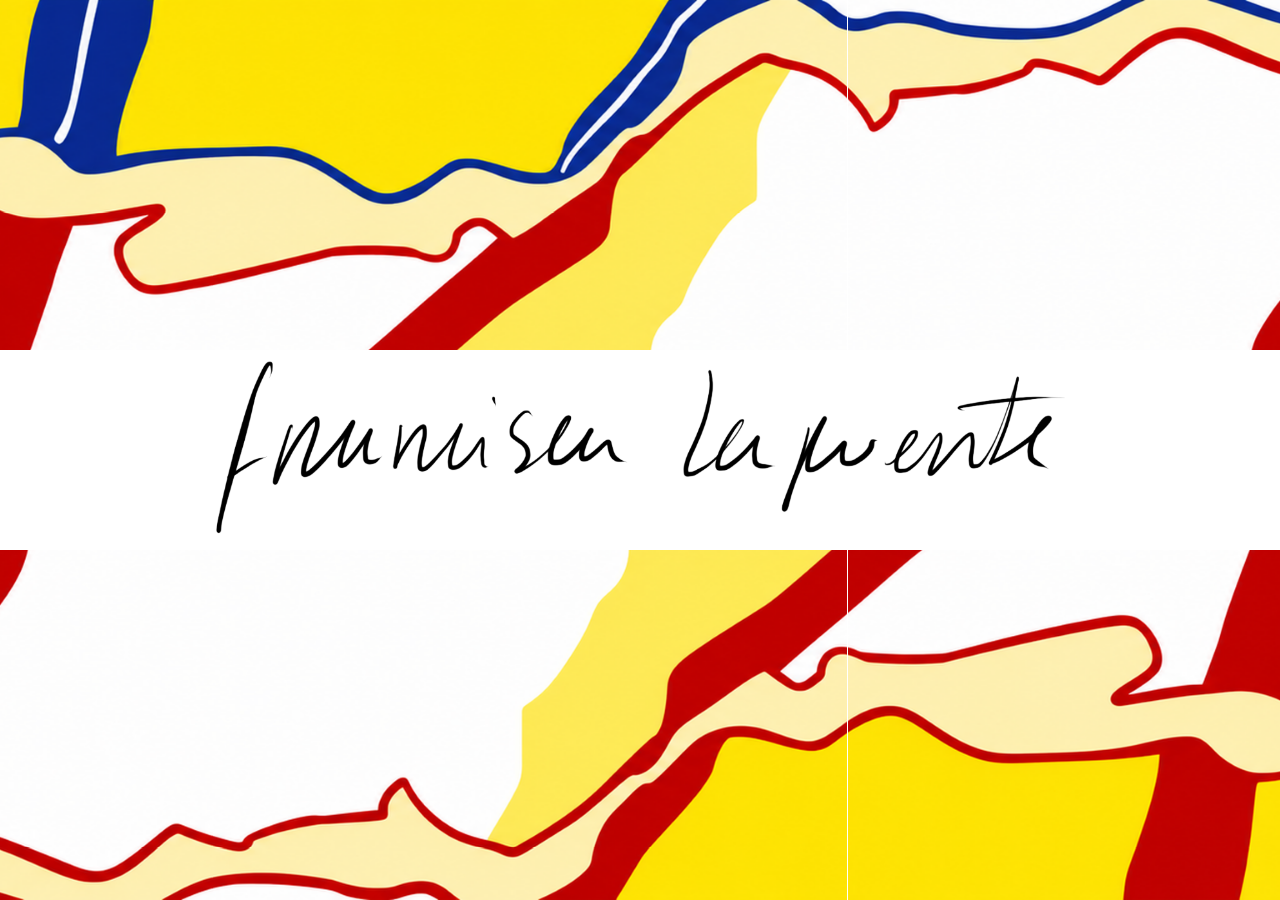
<file: index.html>
<!doctype html>
<html lang="pt-PT">
<head>
  <meta charset="utf-8">
  <meta name="viewport" content="width=device-width, initial-scale=1">
  <meta name="description" content="Enter the portfolio of Lisbon-based visual artist Francisca Lafuente.">
  <meta name="theme-color" content="#f6f5f3">
  <title>Francisca Lafuente — Enter Portfolio</title>
  <link rel="stylesheet" href="assets/css/styles.css?v=20260918-5">
</head>
<body class="entrance-page">
  <a class="entrance" href="home.html" aria-label="Enter Francisca Lafuente's portfolio">
    <span class="entrance__strip entrance__strip--top" aria-hidden="true">
      <img class="entrance__slide entrance__slide--current" src="assets/images/entrance-art.webp" alt="">
      <img class="entrance__slide entrance__slide--next" src="assets/images/entrance-art.webp" alt="">
    </span>
    <span class="entrance__strip entrance__strip--bottom" aria-hidden="true">
      <img class="entrance__slide entrance__slide--current" src="assets/images/entrance-art.webp" alt="">
      <img class="entrance__slide entrance__slide--next" src="assets/images/entrance-art.webp" alt="">
    </span>
    <span class="entrance__signature-band" aria-hidden="true"></span>
    <img class="entrance__signature" src="assets/images/signature-transparent.png" alt="Francisca Lafuente">
    <span class="sr-only">Enter portfolio</span>
  </a>
  <script src="assets/js/entrance.js?v=20260918-6"></script>
</body>
</html>
</file>
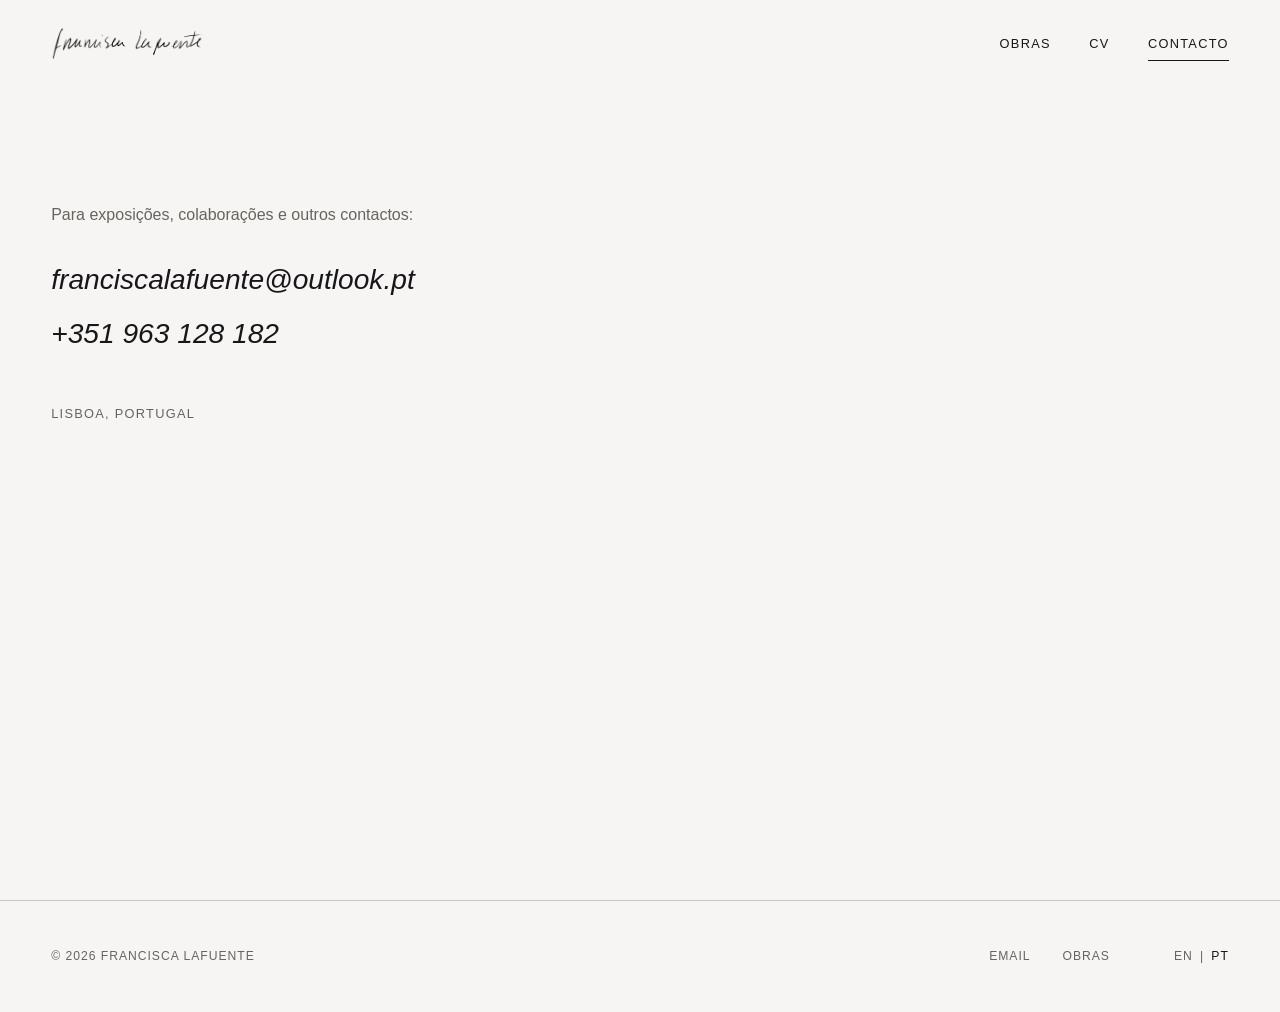
<file: contact.html>
<!doctype html>
<html lang="pt-PT">
<head>
  <meta charset="utf-8">
  <meta name="viewport" content="width=device-width, initial-scale=1">
  <meta name="description" content="Contact visual artist Francisca Lafuente.">
  <meta name="theme-color" content="#f6f5f3">
  <title>Contact — Francisca Lafuente</title>
  <link rel="stylesheet" href="assets/css/styles.css">
  <script src="assets/js/content.js" defer></script>
  <script src="assets/js/main.js" defer></script>
</head>
<body data-page="contact">
  <a class="skip-link" href="#main-content">Skip to content</a>
  <div data-site-header></div>
  <main id="main-content" data-contact></main>
  <div data-site-footer></div>
</body>
</html>
</file>
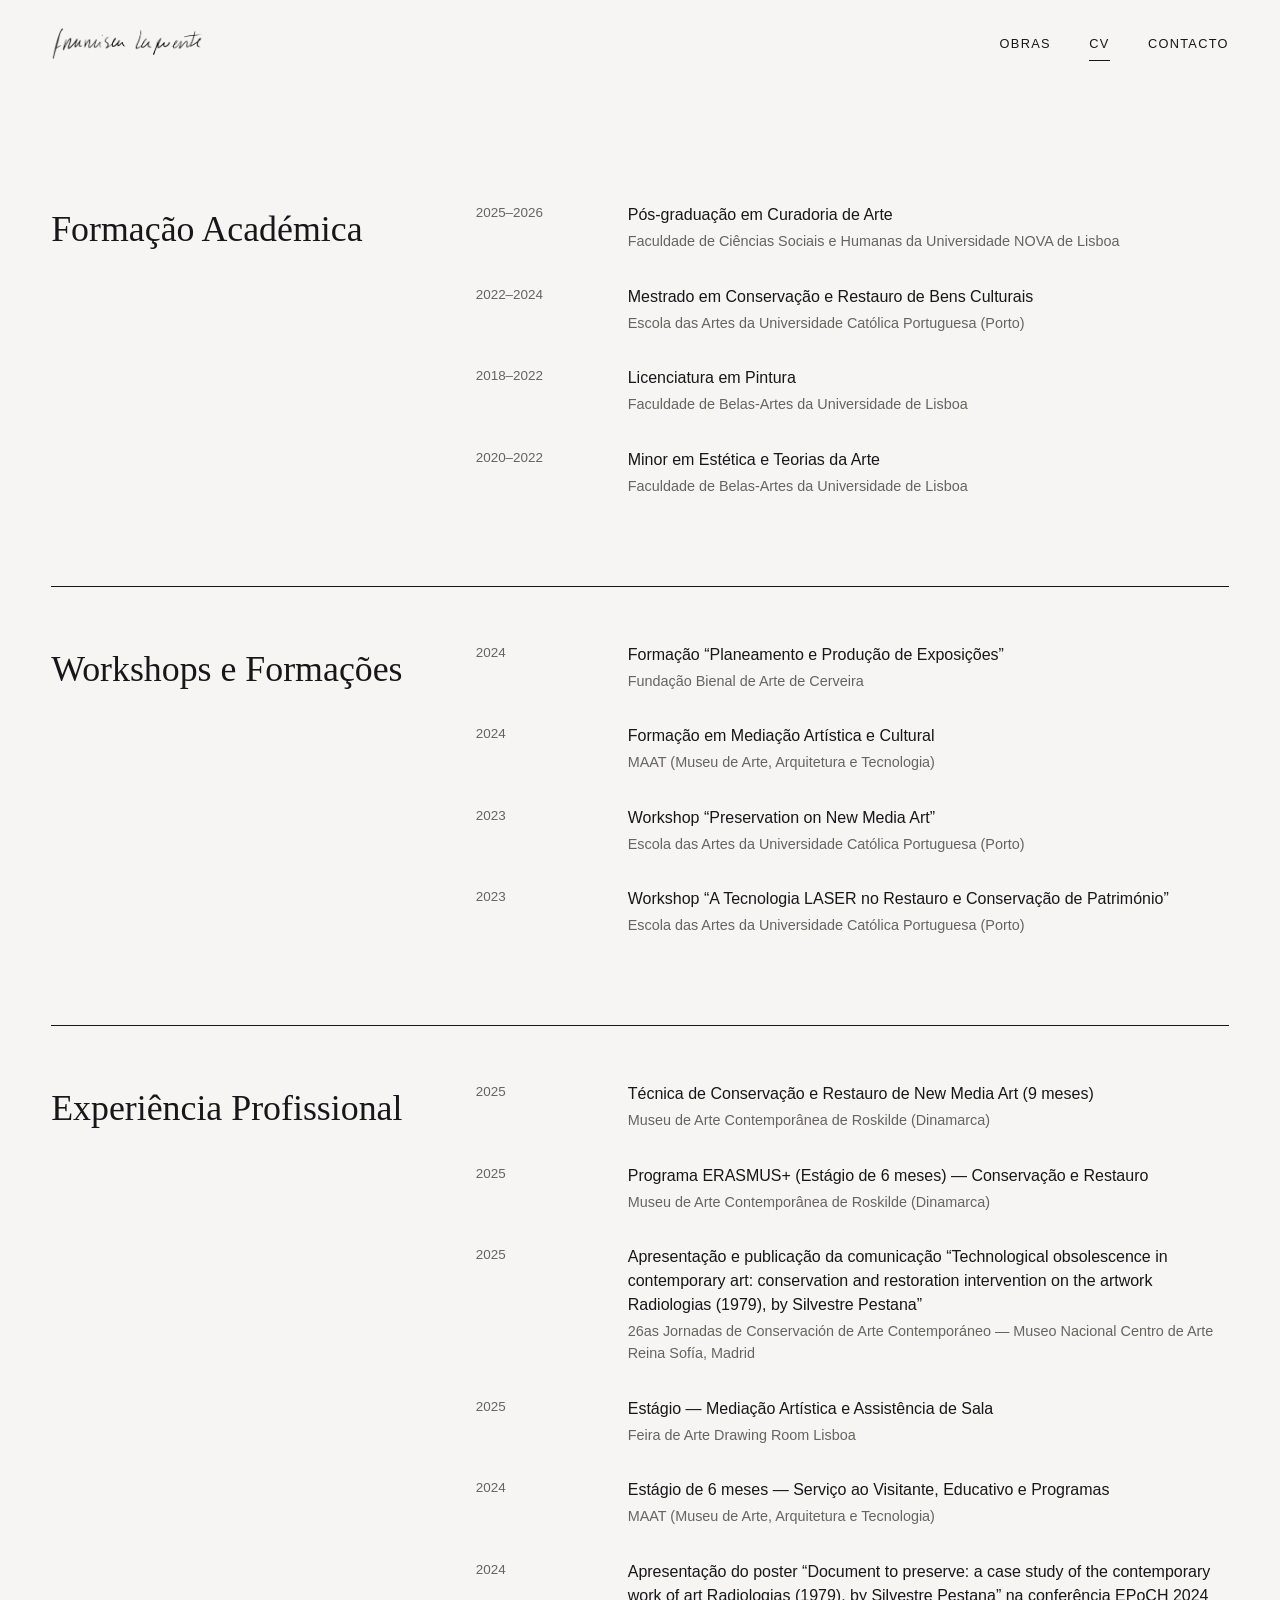
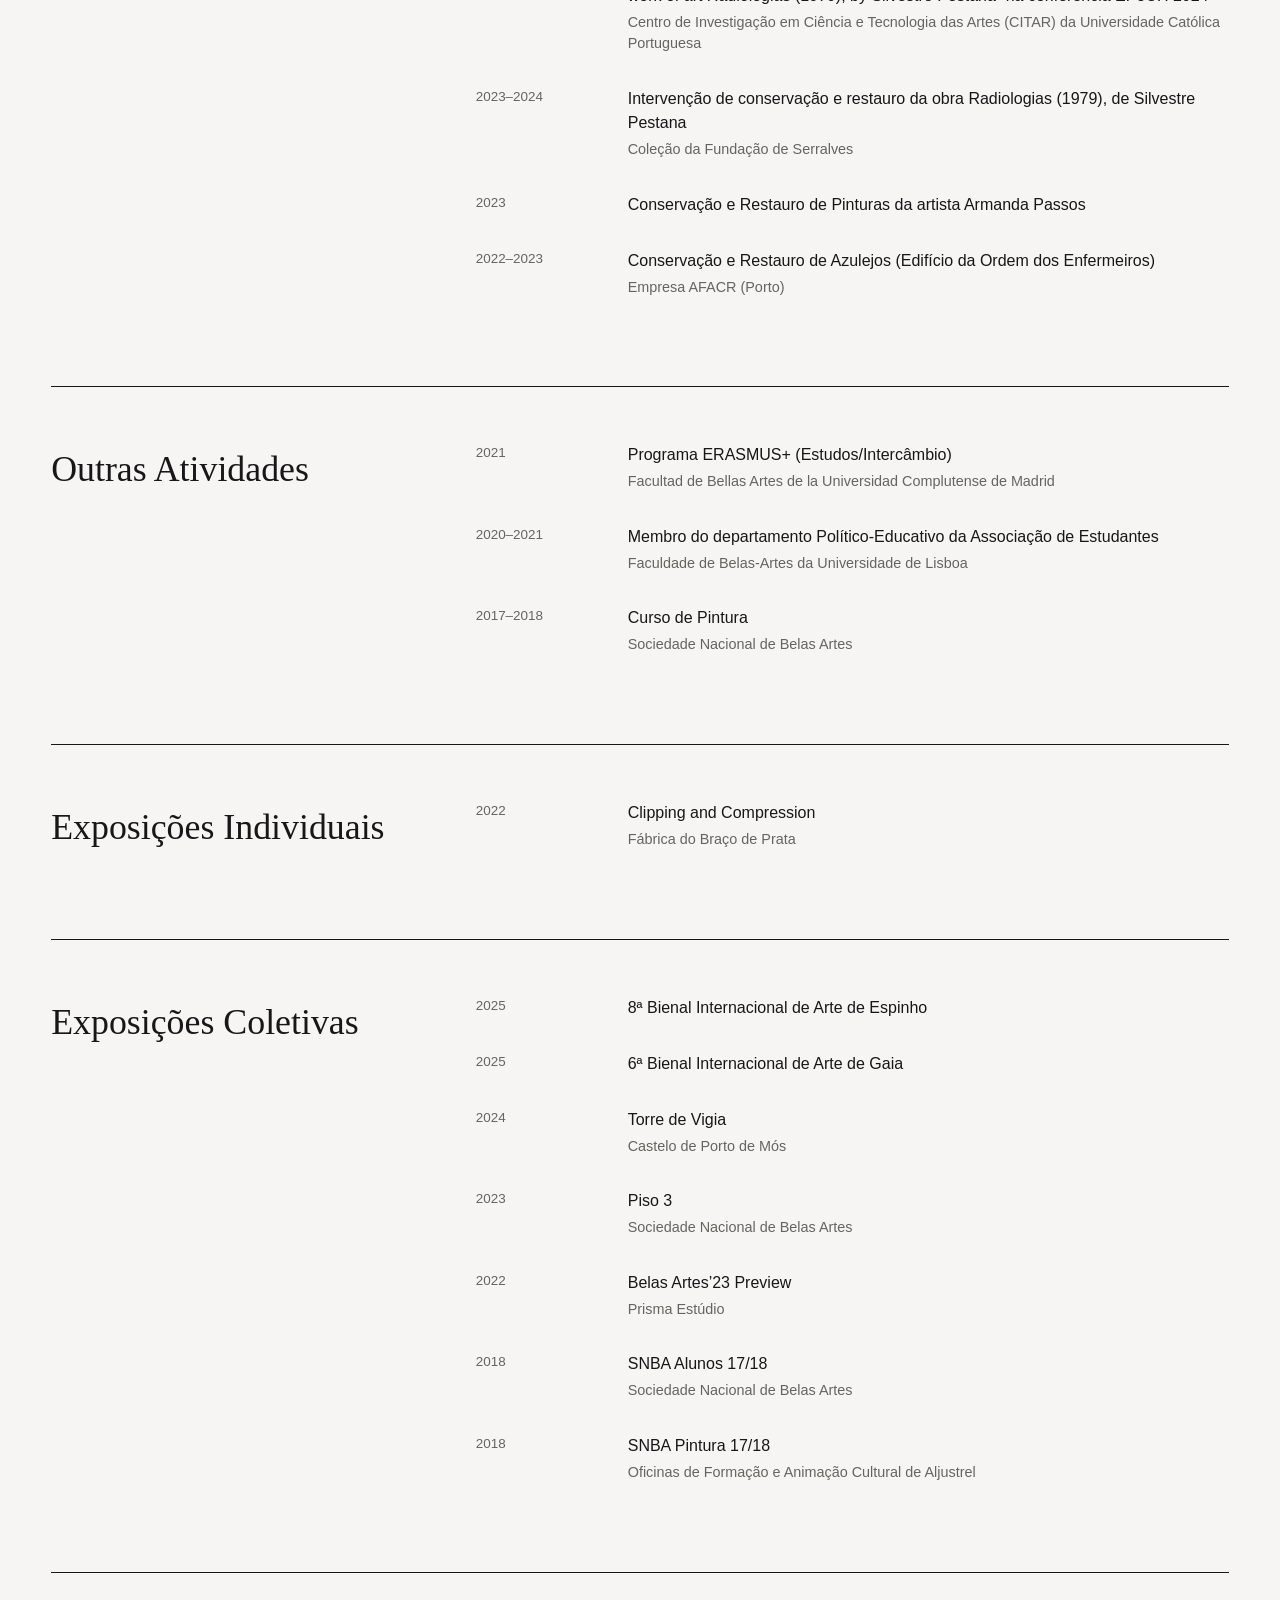
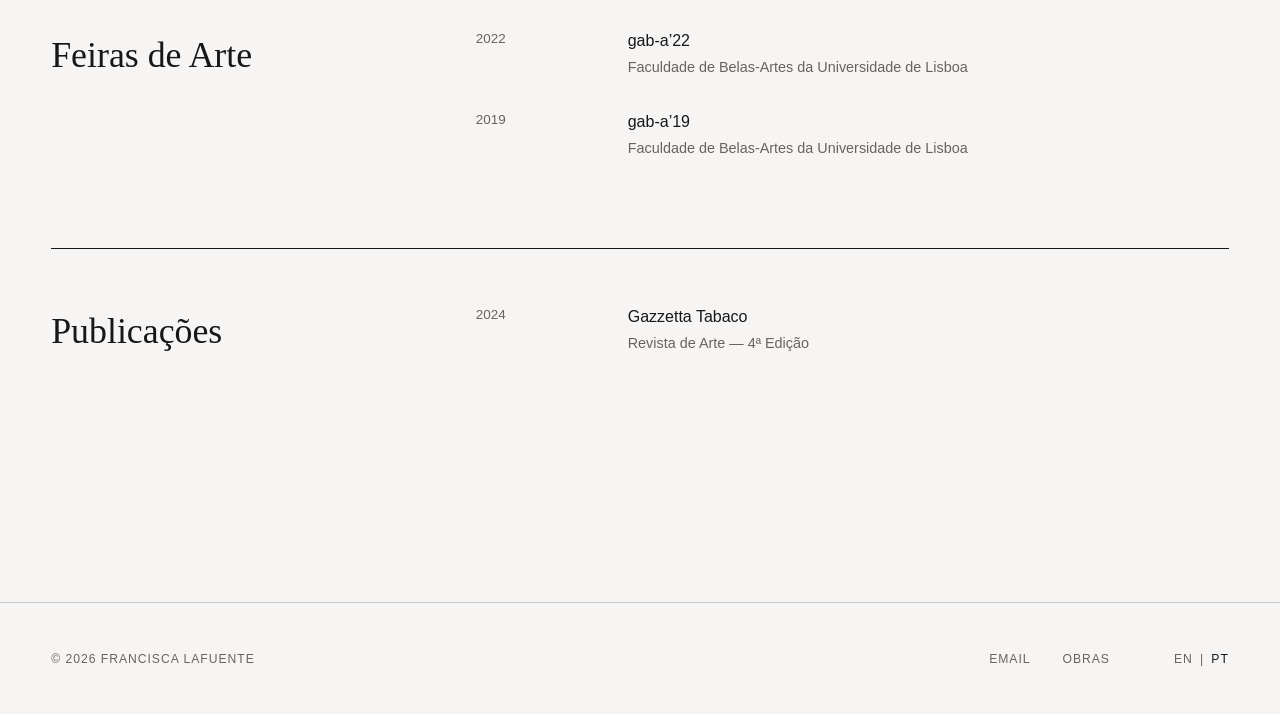
<file: cv.html>
<!doctype html>
<html lang="pt-PT">
<head>
  <meta charset="utf-8">
  <meta name="viewport" content="width=device-width, initial-scale=1">
  <meta name="description" content="Curriculum vitae of visual artist Francisca Lafuente.">
  <meta name="theme-color" content="#f6f5f3">
  <title>CV — Francisca Lafuente</title>
  <link rel="stylesheet" href="assets/css/styles.css">
  <script src="assets/js/content.js" defer></script>
  <script src="assets/js/main.js" defer></script>
</head>
<body data-page="cv">
  <a class="skip-link" href="#main-content">Skip to content</a>
  <div data-site-header></div>
  <main id="main-content" data-cv></main>
  <div data-site-footer></div>
</body>
</html>
</file>
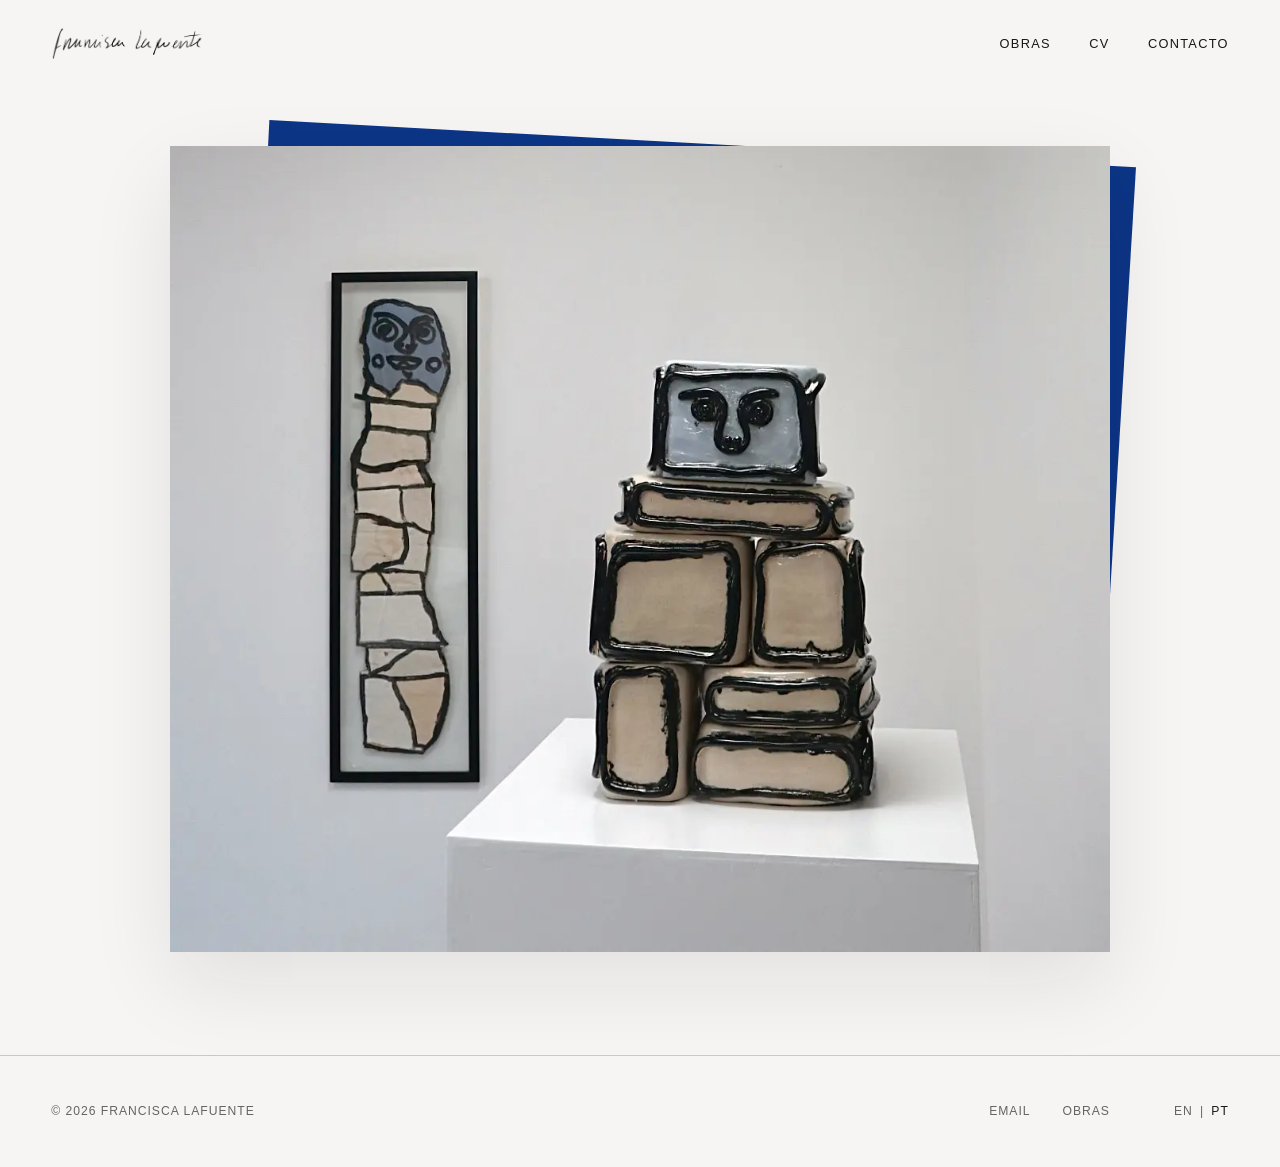
<file: home.html>
<!doctype html>
<html lang="pt-PT">
<head>
  <meta charset="utf-8">
  <meta name="viewport" content="width=device-width, initial-scale=1">
  <meta name="description" content="Francisca Lafuente is a Lisbon-based visual artist working across painting, printmaking, photography, installation and sculpture.">
  <meta name="theme-color" content="#f6f5f3">
  <title>Francisca Lafuente — Visual Artist</title>
  <link rel="stylesheet" href="assets/css/styles.css">
  <script src="assets/js/content.js" defer></script>
  <script src="assets/js/main.js" defer></script>
</head>
<body data-page="home">
  <a class="skip-link" href="#main-content">Skip to content</a>
  <div data-site-header></div>
  <main id="main-content" data-home></main>
  <div data-site-footer></div>
</body>
</html>
</file>
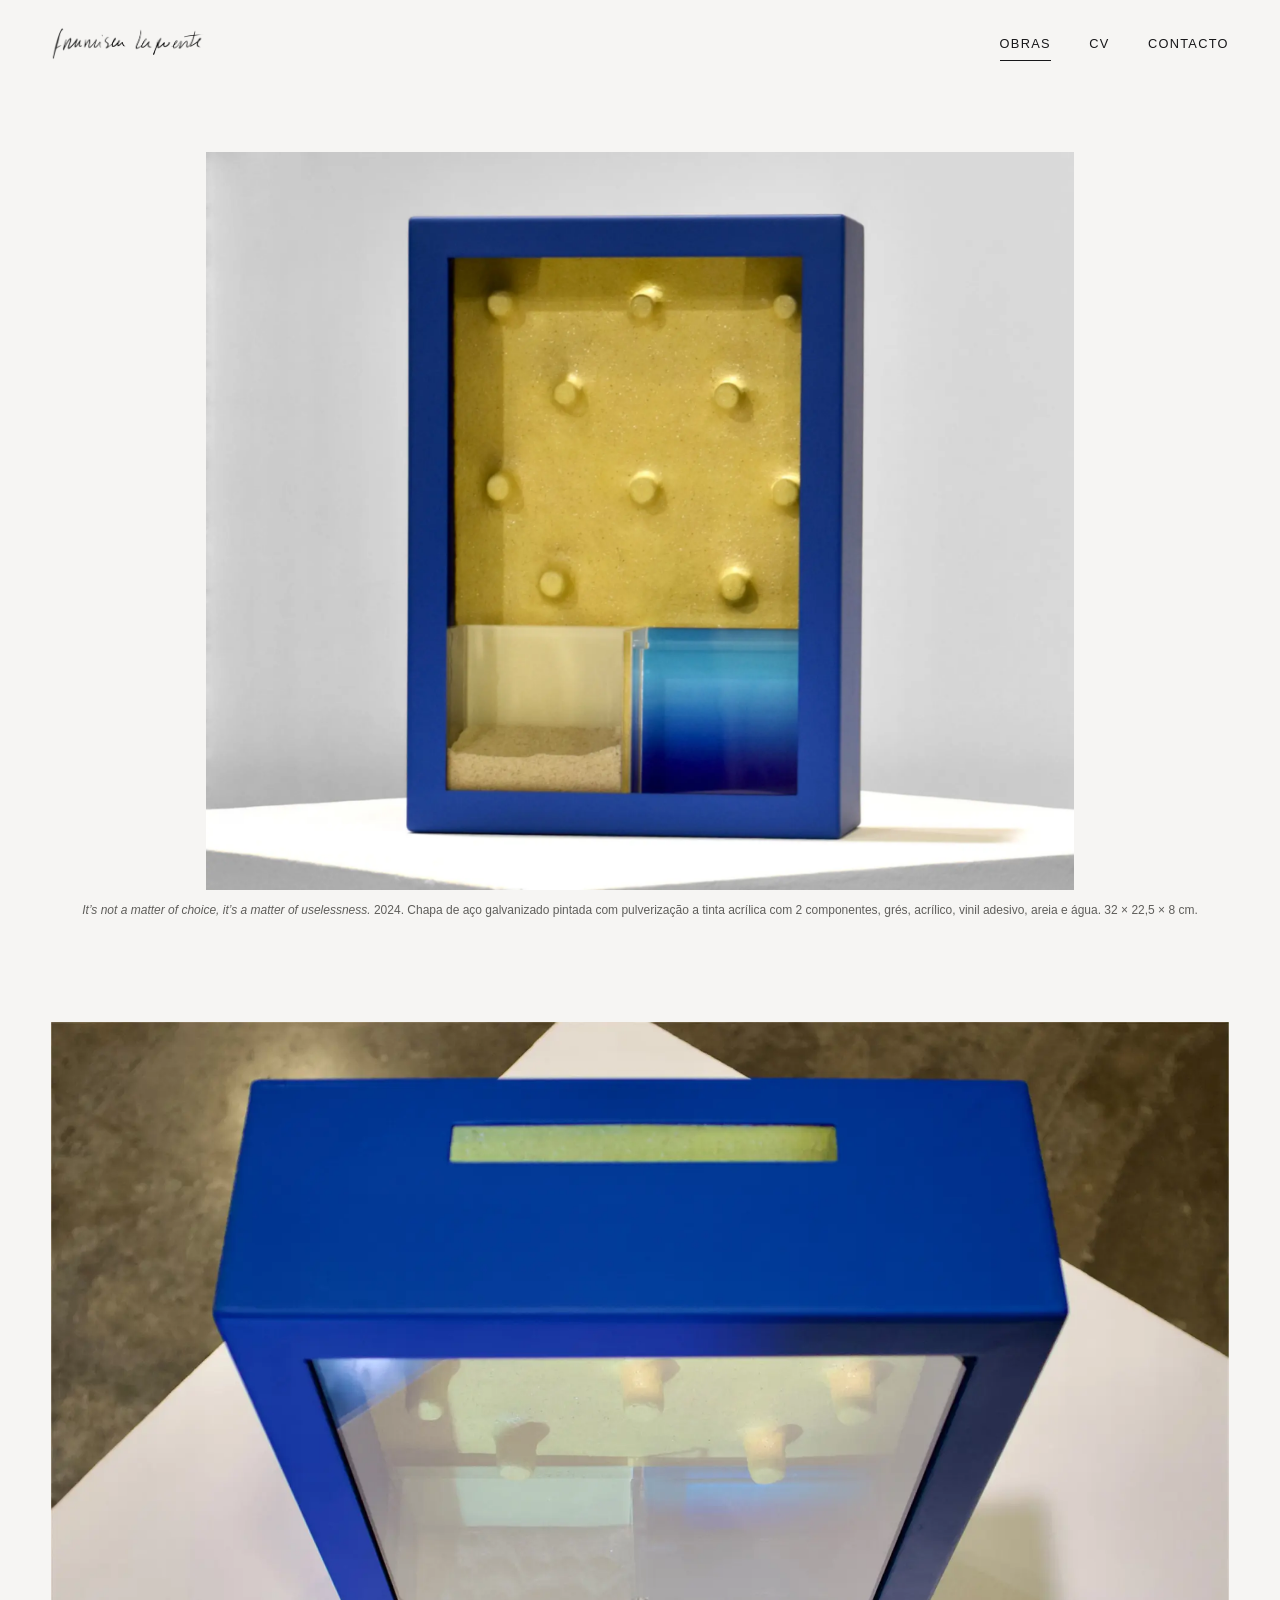
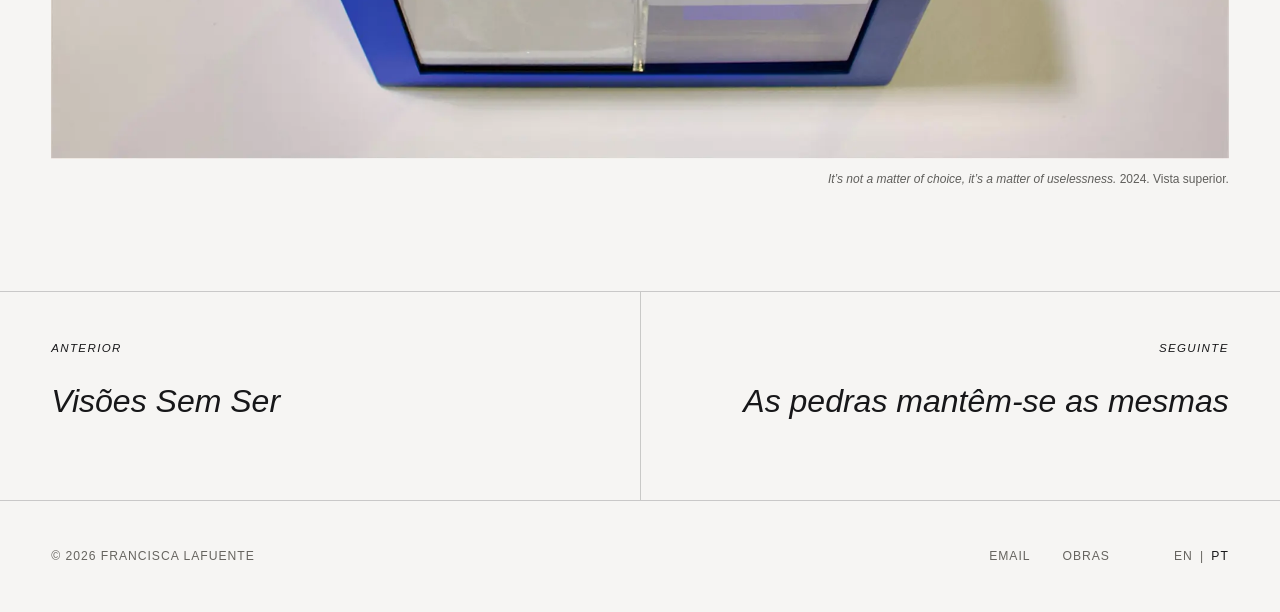
<file: project.html>
<!doctype html>
<html lang="pt-PT">
<head>
  <meta charset="utf-8">
  <meta name="viewport" content="width=device-width, initial-scale=1">
  <meta name="description" content="A project by visual artist Francisca Lafuente.">
  <meta name="theme-color" content="#f6f5f3">
  <title>Project — Francisca Lafuente</title>
  <link rel="stylesheet" href="assets/css/styles.css?v=20260918-4">
  <script src="assets/js/content.js?v=20260918-4" defer></script>
  <script src="assets/js/main.js?v=20260918-4" defer></script>
</head>
<body data-page="project">
  <a class="skip-link" href="#main-content">Skip to content</a>
  <div data-site-header></div>
  <main id="main-content" data-project></main>
  <div data-site-footer></div>
</body>
</html>
</file>
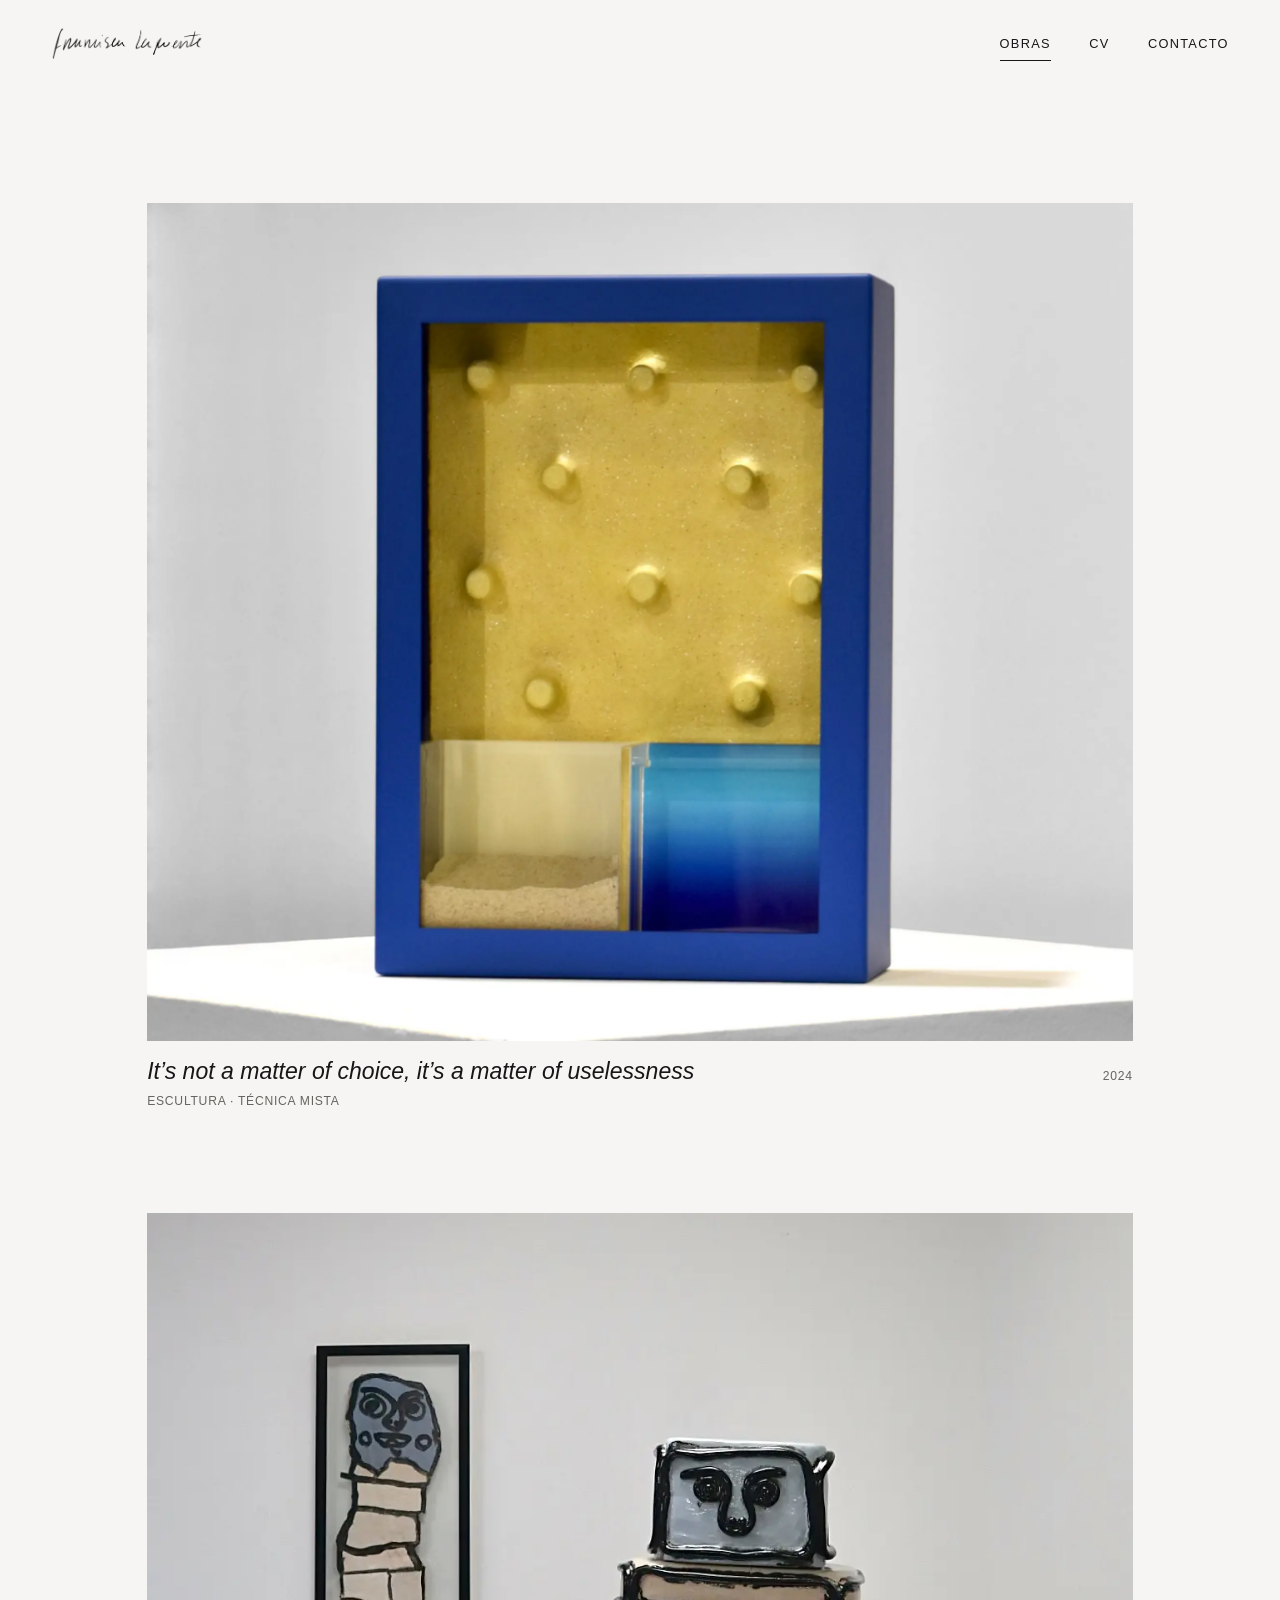
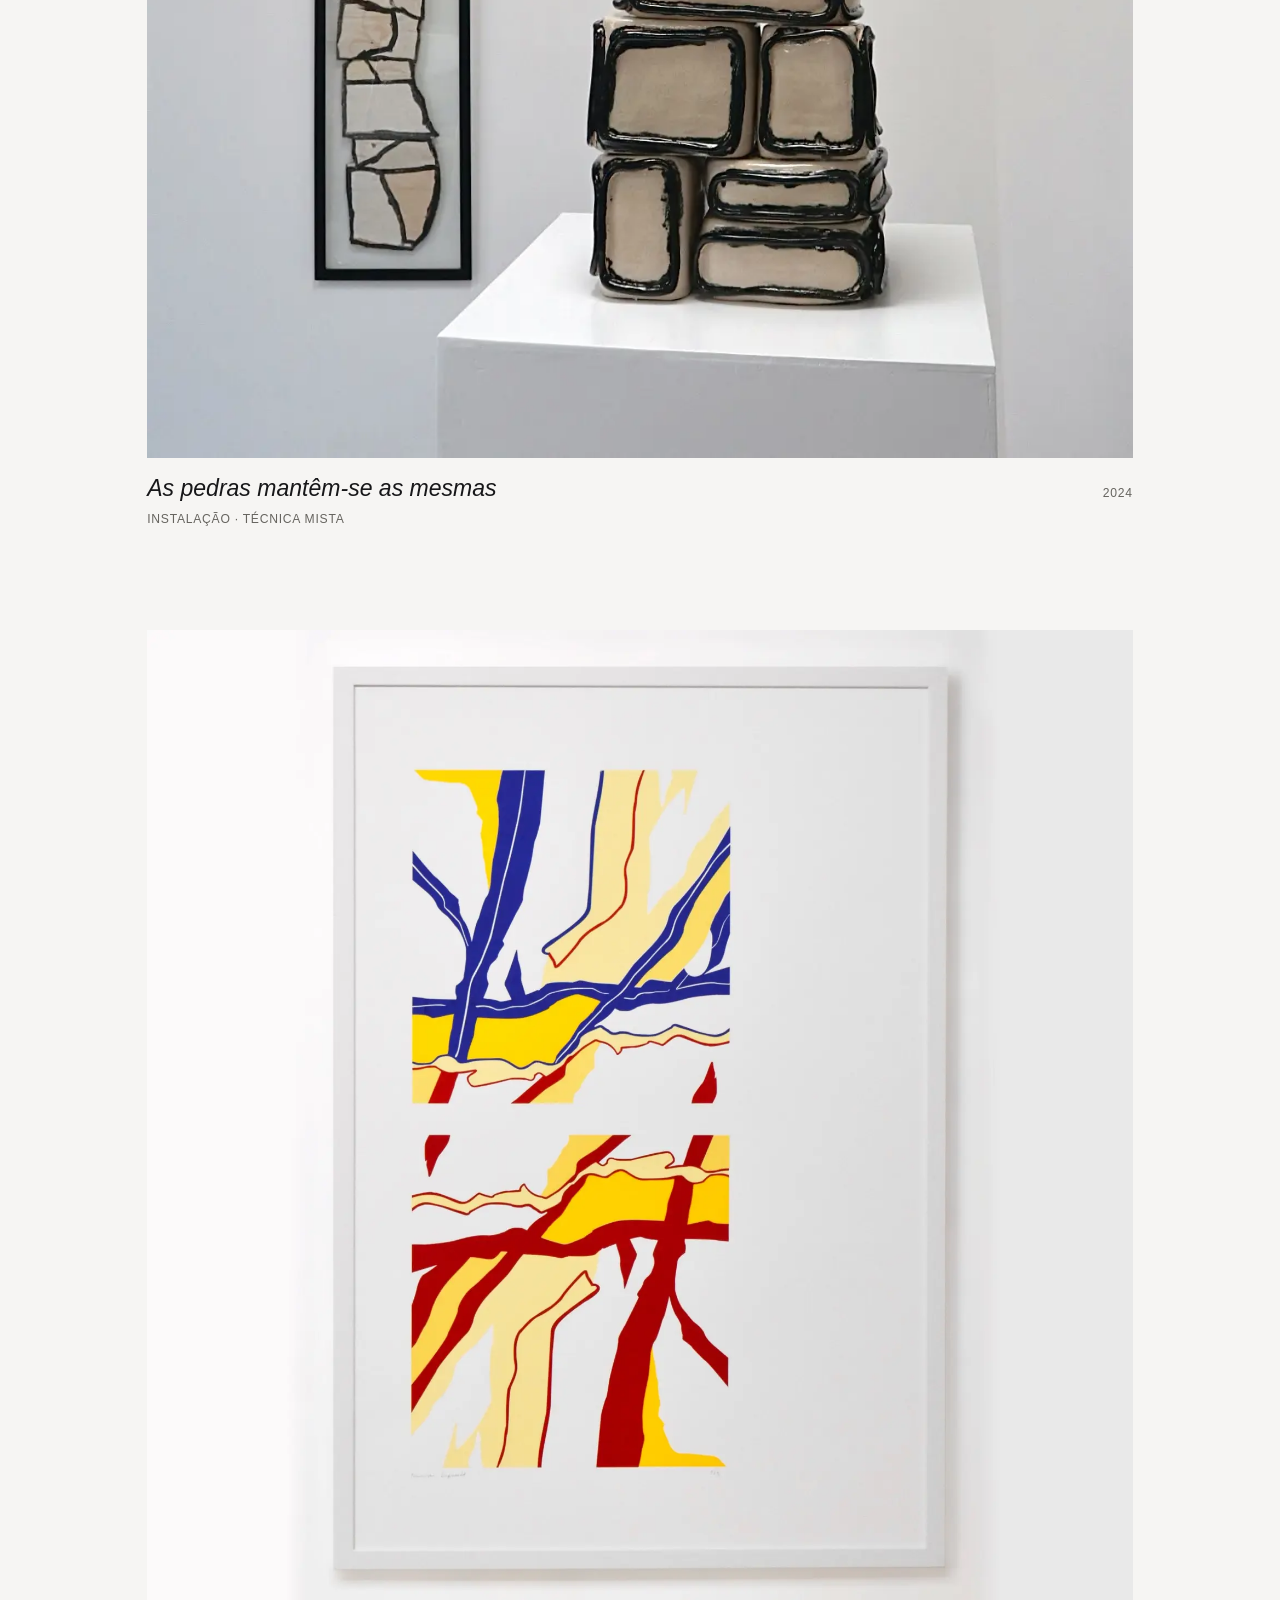
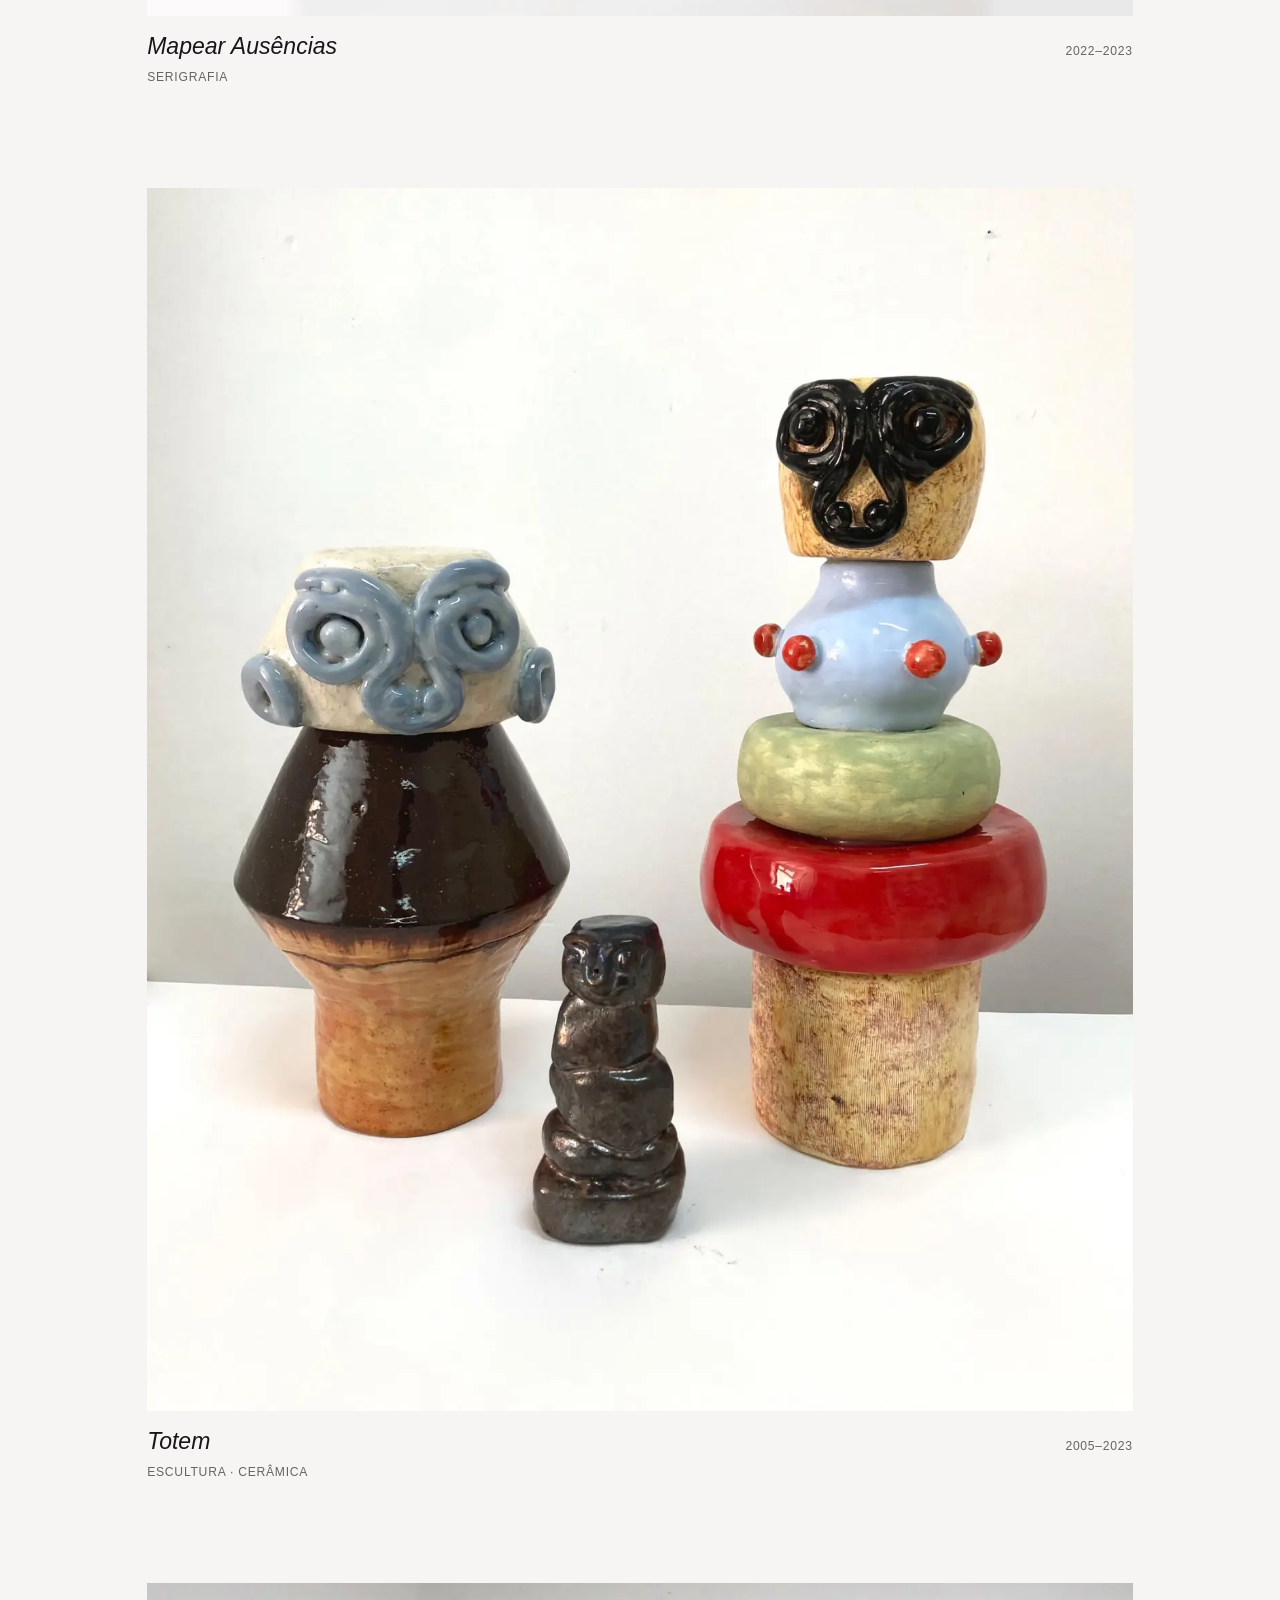
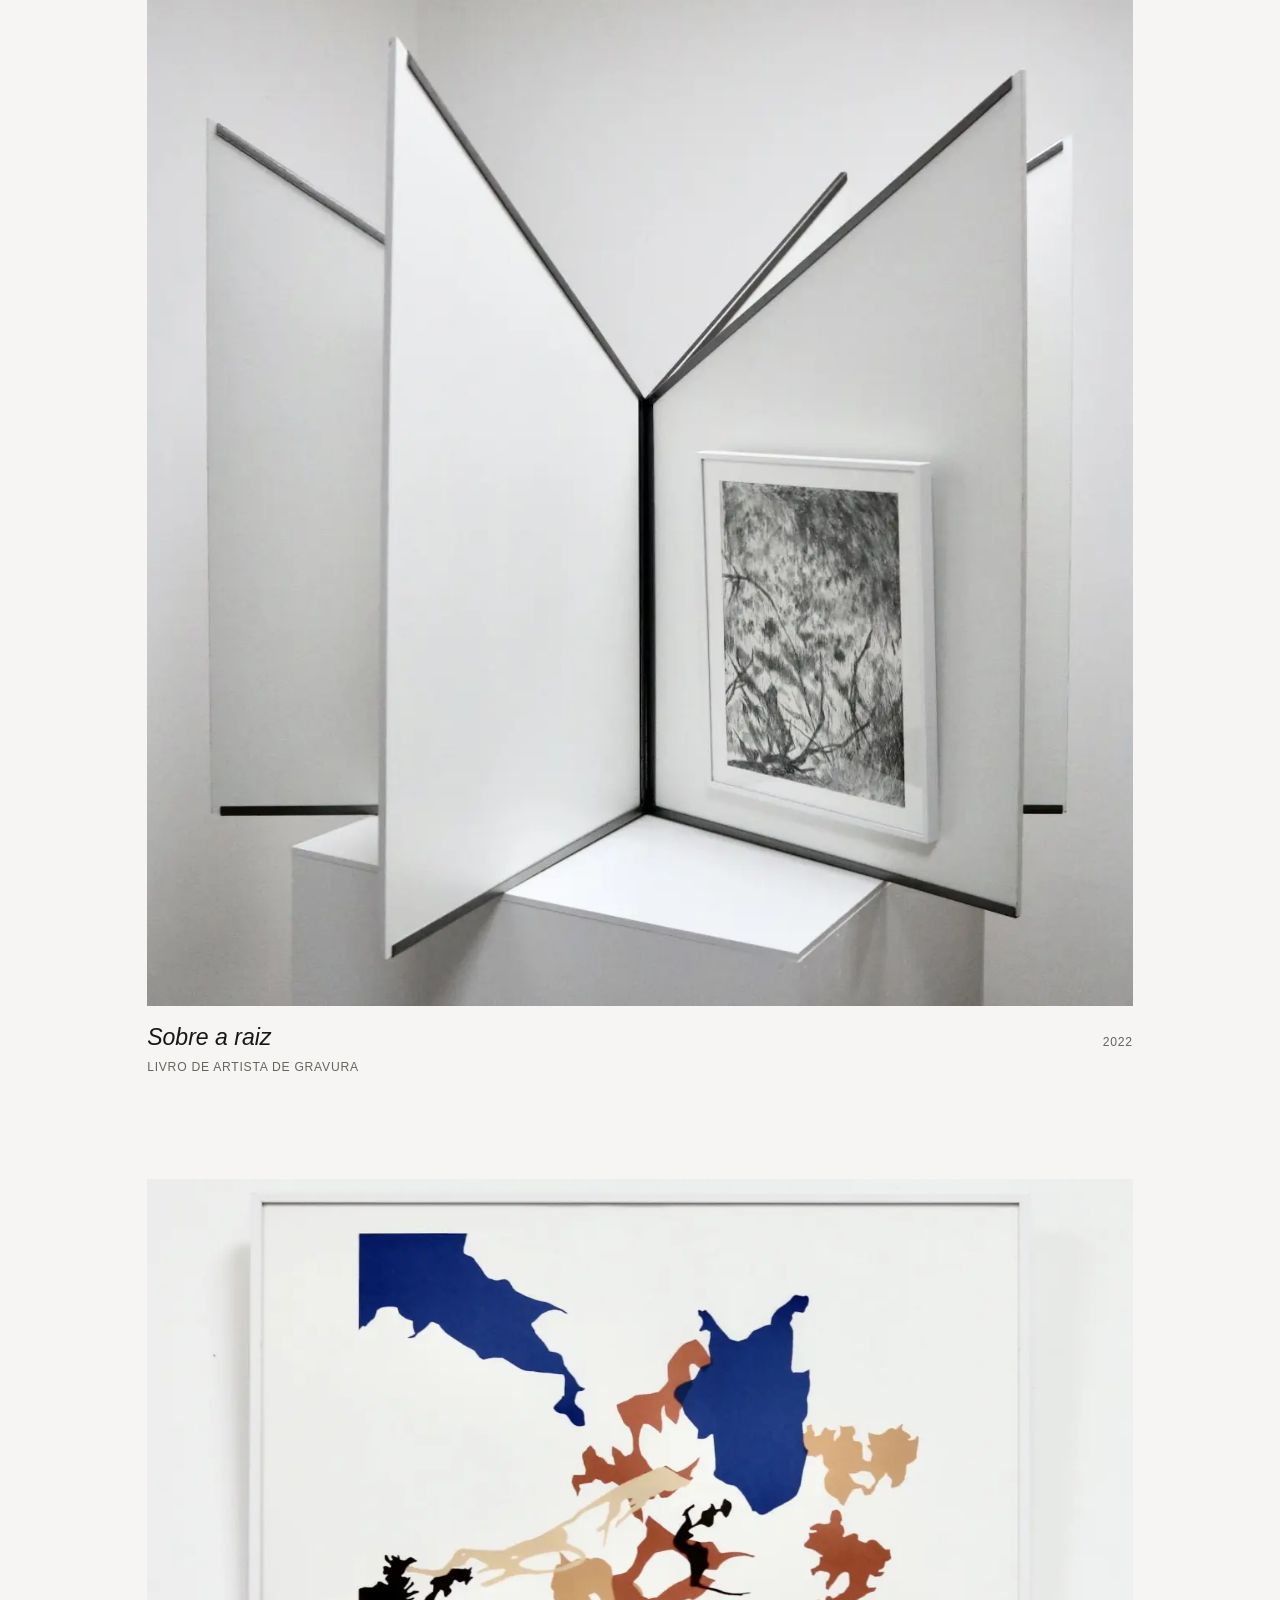
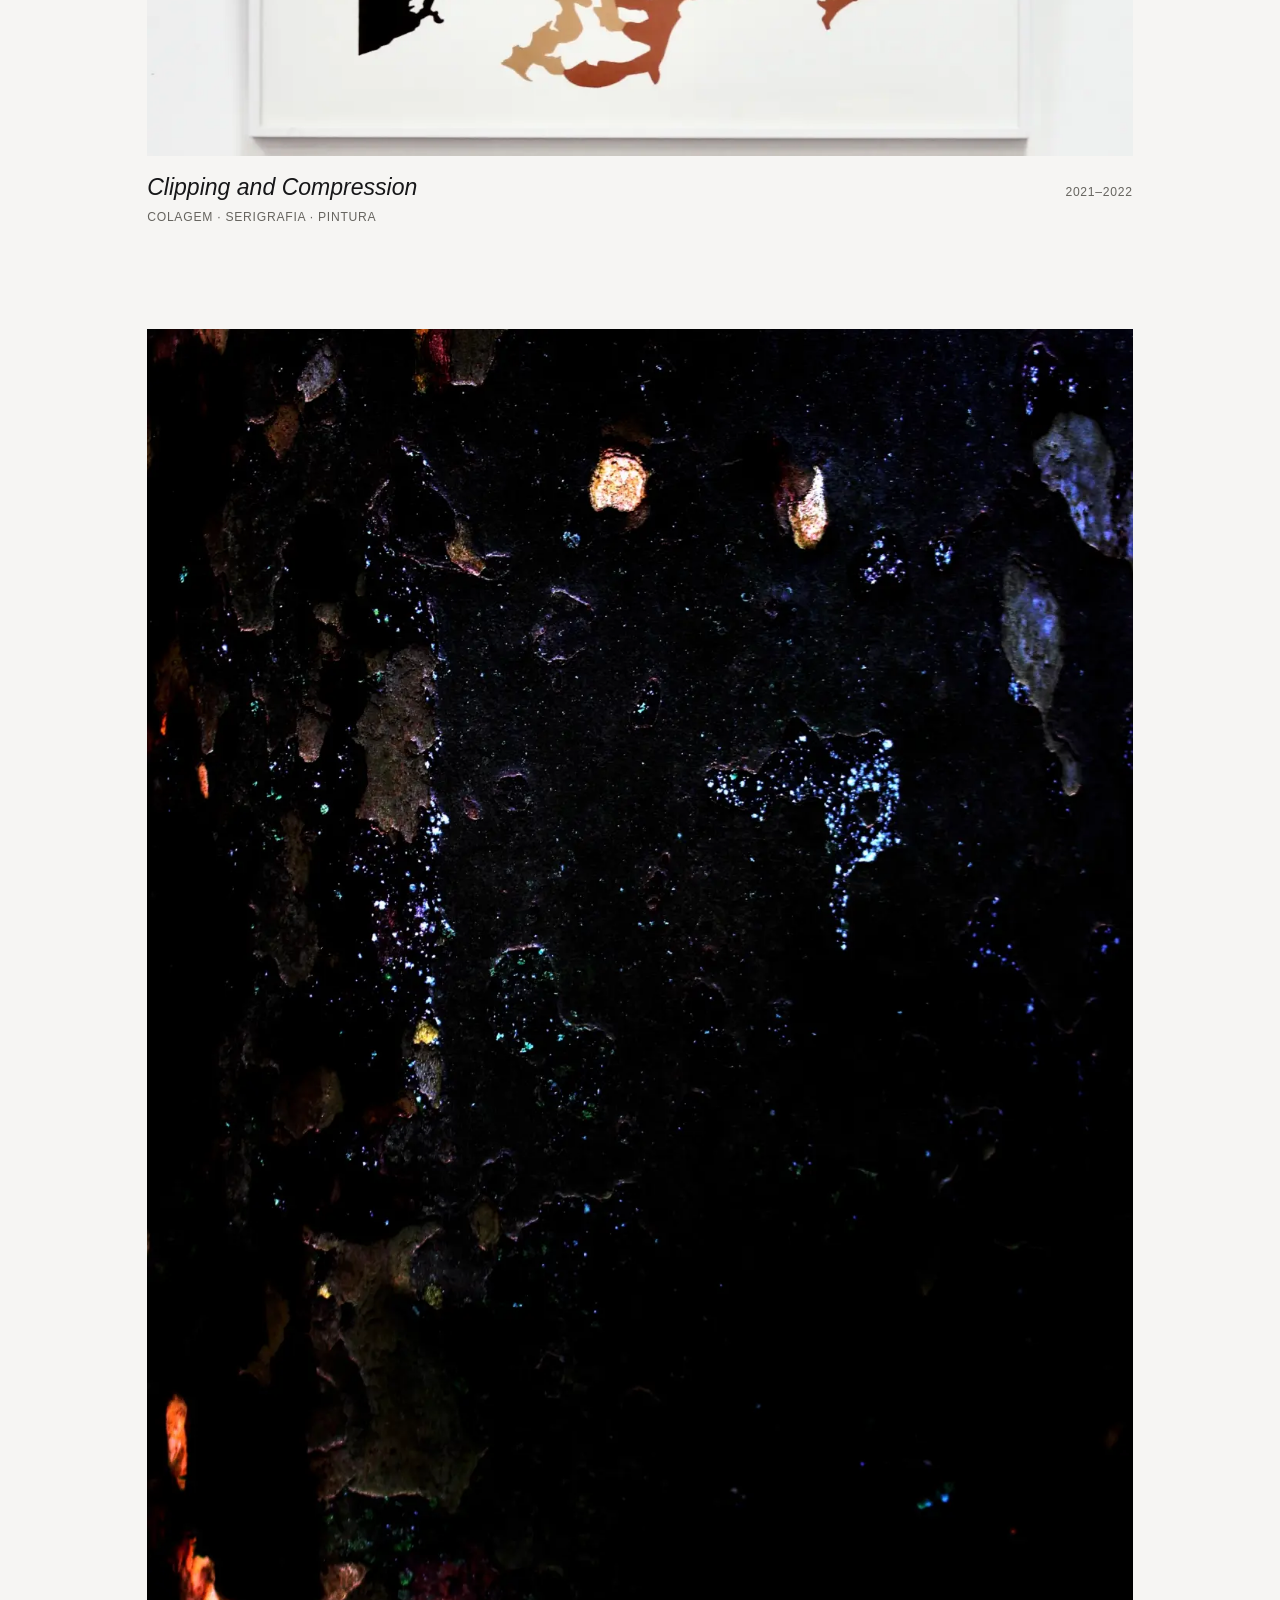
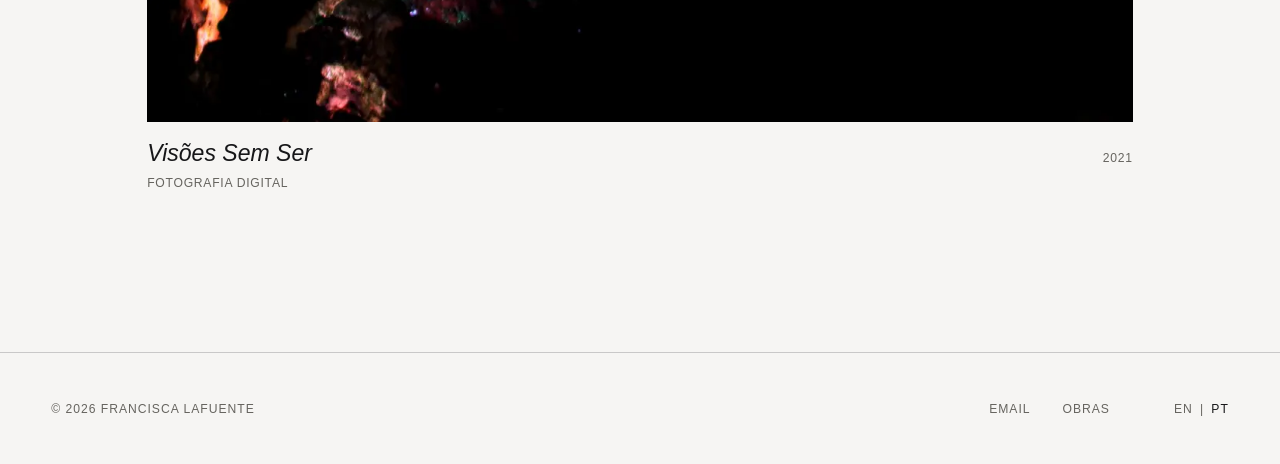
<file: works.html>
<!doctype html>
<html lang="pt-PT">
<head>
  <meta charset="utf-8">
  <meta name="viewport" content="width=device-width, initial-scale=1">
  <meta name="description" content="Selected works and projects by visual artist Francisca Lafuente.">
  <meta name="theme-color" content="#f6f5f3">
  <title>Works — Francisca Lafuente</title>
  <link rel="stylesheet" href="assets/css/styles.css">
  <script src="assets/js/content.js" defer></script>
  <script src="assets/js/main.js" defer></script>
</head>
<body data-page="works">
  <a class="skip-link" href="#main-content">Skip to content</a>
  <div data-site-header></div>
  <main id="main-content" data-works></main>
  <div data-site-footer></div>
</body>
</html>
</file>
<file: assets/css/styles.css>
:root {
  --paper: #f6f5f3;
  --white: #ffffff;
  --ink: #171719;
  --muted: #66645f;
  --line: rgba(23, 23, 25, 0.2);
  --cobalt: #0c3586;
  --red: #ab1b19;
  --cream: #f5de9d;
  --clay: #b55c3c;
  --night: #08090d;
  --max: 1440px;
  --page: clamp(1.25rem, 4vw, 4.5rem);
  --sans: "Helvetica Neue", Helvetica, Arial, sans-serif;
  --serif: Georgia, "Times New Roman", serif;
  --portfolio-title: "Trebuchet MS", Arial, sans-serif;
}

* {
  box-sizing: border-box;
}

html {
  scroll-behavior: smooth;
}

body {
  margin: 0;
  background: var(--paper);
  color: var(--ink);
  font-family: var(--sans);
  font-size: 1rem;
  line-height: 1.5;
  -webkit-font-smoothing: antialiased;
}

body.menu-open {
  overflow: hidden;
}

.sr-only {
  position: absolute;
  width: 1px;
  height: 1px;
  padding: 0;
  margin: -1px;
  overflow: hidden;
  clip: rect(0, 0, 0, 0);
  white-space: nowrap;
  border: 0;
}

.entrance-page {
  min-height: 100vh;
  min-height: 100svh;
  overflow: hidden;
  background: #fff;
}

.entrance {
  --entrance-upper-edge: 46%;
  --entrance-lower-edge: 58%;
  position: fixed;
  inset: 0;
  display: block;
  overflow: hidden;
  background: #fff;
  cursor: pointer;
}

.entrance__strip {
  position: absolute;
  inset: 0;
  z-index: 1;
  display: block;
  overflow: hidden;
  pointer-events: none;
}

.entrance__strip--top {
  clip-path: inset(0 0 calc(100% - var(--entrance-upper-edge) - 2px) 0);
}

.entrance__strip--bottom {
  clip-path: inset(calc(var(--entrance-lower-edge) - 2px) 0 0 0);
}

.entrance__slide {
  position: absolute;
  inset: 0;
  width: 100%;
  height: 100%;
  max-width: none;
  object-fit: cover;
  object-position: center;
  scale: var(--entrance-image-scale, 1);
  translate: var(--entrance-image-translate, 0 0);
  transform: translateX(0);
  transform-origin: center;
  will-change: transform;
}

.entrance__slide--next {
  visibility: hidden;
}

.entrance__signature-band {
  position: absolute;
  z-index: 2;
  top: calc(var(--entrance-upper-edge) - 1px);
  right: 0;
  bottom: calc(100% - var(--entrance-lower-edge) - 1px);
  left: 0;
  background: #fff;
}

.entrance__signature {
  position: absolute;
  z-index: 3;
  top: 52%;
  left: 50%;
  width: min(80vw, 68vh);
  max-width: none;
  transform: translate(-50%, -50%);
}

.entrance:focus-visible {
  outline: 3px solid var(--red);
  outline-offset: -6px;
}

img {
  display: block;
  max-width: 100%;
}

a {
  color: inherit;
  text-decoration: none;
}

button {
  color: inherit;
  font: inherit;
}

a:focus-visible,
button:focus-visible {
  outline: 2px solid var(--red);
  outline-offset: 4px;
}

.skip-link {
  position: fixed;
  top: 0.75rem;
  left: 0.75rem;
  z-index: 100;
  padding: 0.7rem 1rem;
  background: var(--ink);
  color: var(--white);
  transform: translateY(-160%);
}

.skip-link:focus {
  transform: translateY(0);
}

.site-header {
  position: relative;
  z-index: 20;
  display: flex;
  align-items: center;
  justify-content: space-between;
  width: min(100%, var(--max));
  min-height: 5.5rem;
  margin: 0 auto;
  padding: 0 var(--page);
}

.wordmark {
  display: block;
  width: clamp(9rem, 12vw, 10.5rem);
}

.wordmark img {
  width: 100%;
  height: auto;
}

.site-nav {
  display: flex;
  gap: clamp(1.35rem, 3vw, 3.5rem);
  font-size: 0.8rem;
  letter-spacing: 0.1em;
  text-transform: uppercase;
}

.site-nav a {
  position: relative;
  padding: 0.45rem 0;
}

.site-nav a::after {
  position: absolute;
  right: 0;
  bottom: 0;
  left: 0;
  height: 1px;
  background: currentColor;
  content: "";
  transform: scaleX(0);
  transform-origin: right;
  transition: transform 220ms ease;
}

.site-nav a:hover::after,
.site-nav a[aria-current="page"]::after {
  transform: scaleX(1);
  transform-origin: left;
}

.menu-toggle {
  display: none;
  border: 0;
  background: transparent;
}

main {
  min-height: calc(100vh - 12rem);
}

.eyebrow {
  margin: 0 0 1.25rem;
  color: var(--muted);
  font-size: 0.76rem;
  font-weight: 600;
  letter-spacing: 0.14em;
  text-transform: uppercase;
}

.text-link {
  display: inline-flex;
  align-items: center;
  gap: 0.7rem;
  border-bottom: 1px solid currentColor;
  padding-bottom: 0.15rem;
  font-size: 0.9rem;
  transition: gap 180ms ease;
}

.text-link:hover {
  gap: 1rem;
}

.home-feature {
  width: min(100%, var(--max));
  margin: 0 auto;
  padding: clamp(0.75rem, 2.5vw, 2.25rem) var(--page) clamp(3rem, 6vw, 5.5rem);
}

.home-feature__art {
  width: min(100%, 62rem);
  margin: 0 auto;
}

.hero {
  display: grid;
  grid-template-columns: minmax(18rem, 0.82fr) minmax(28rem, 1.18fr);
  align-items: center;
  gap: clamp(3rem, 7vw, 8rem);
  width: min(100%, var(--max));
  min-height: calc(100vh - 5.5rem);
  margin: 0 auto;
  padding: clamp(2rem, 5vh, 5rem) var(--page) clamp(5rem, 10vh, 9rem);
}

.hero__identity {
  position: relative;
  z-index: 2;
}

.hero__identity > p {
  margin: clamp(1rem, 3vw, 2.5rem) 0 2rem;
  color: var(--muted);
  font-size: 0.78rem;
  letter-spacing: 0.16em;
  text-transform: uppercase;
}

.hero__art {
  position: relative;
  display: block;
  padding: clamp(1rem, 2vw, 2rem);
}

.hero__art img {
  position: relative;
  z-index: 2;
  width: 100%;
  background: var(--white);
  box-shadow: 0 2rem 5rem rgba(23, 23, 25, 0.09);
  transition: transform 500ms cubic-bezier(0.2, 0.65, 0.25, 1);
}

.hero__art:hover img {
  transform: translate(-0.5rem, -0.5rem);
}

.hero__plane {
  position: absolute;
  z-index: 1;
  top: 0;
  right: 0;
  bottom: 8%;
  left: 9%;
  background: var(--cobalt);
  clip-path: polygon(4% 0, 100% 6%, 95% 100%, 0 91%);
}

.hero__caption {
  position: relative;
  z-index: 3;
  display: block;
  margin: 1rem 0 0 8%;
  font-family: var(--serif);
  font-size: 0.86rem;
  font-style: italic;
}

.home-intro {
  display: grid;
  grid-template-columns: 1fr 2fr;
  gap: clamp(2rem, 6vw, 7rem);
  margin: 0 auto;
  padding: clamp(7rem, 14vw, 13rem) var(--page);
  width: min(100%, var(--max));
  border-top: 1px solid var(--line);
}

.home-intro h1 {
  max-width: 18ch;
  margin: 0;
  font-family: var(--serif);
  font-size: clamp(2.5rem, 5.3vw, 5.7rem);
  font-weight: 400;
  line-height: 0.98;
  letter-spacing: -0.045em;
}

.home-intro > p:last-child {
  align-self: end;
  max-width: 31rem;
  margin: 3rem 0 0;
  font-size: 1.08rem;
}

.selected-projects,
.project-grid--all {
  width: min(100%, var(--max));
  margin: 0 auto;
  padding: 4rem var(--page) 10rem;
}

.section-heading {
  display: flex;
  align-items: end;
  justify-content: space-between;
  margin-bottom: clamp(4rem, 8vw, 8rem);
}

.section-heading h2 {
  margin: 0;
  font-family: var(--serif);
  font-size: clamp(3rem, 8vw, 8rem);
  font-weight: 400;
  line-height: 0.8;
}

.project-grid {
  display: flex;
  flex-direction: column;
  gap: clamp(5rem, 8vw, 8rem);
  width: min(100%, 68rem);
  margin: 0 auto;
}

.project-card {
  width: 100%;
}

.project-card:nth-child(4n + 2),
.project-card:nth-child(4n + 3) {
  width: 100%;
}

.project-card:nth-child(4n + 3) {
  margin-left: 0;
}

.project-card--shifted {
  margin-top: 0;
}

.project-card__image {
  display: flex;
  align-items: center;
  justify-content: center;
  min-height: 0;
  overflow: hidden;
  background: transparent;
}

.project-card__image img {
  width: 100%;
  height: auto;
  max-height: none;
  object-fit: contain;
  transition: transform 600ms cubic-bezier(0.2, 0.65, 0.25, 1);
}

.project-card__image.project-card__image--natural {
  min-height: 0;
}

.project-card__image--natural img {
  height: auto;
  max-height: none;
}

.project-card__image:hover img {
  transform: scale(1.025);
}

.project-card__meta {
  display: flex;
  align-items: start;
  justify-content: space-between;
  gap: 2rem;
  padding-top: 1.15rem;
}

.project-card__meta h2 {
  margin: 0;
  font-family: var(--portfolio-title);
  font-size: clamp(1.35rem, 1.8vw, 1.85rem);
  font-style: italic;
  font-weight: 400;
  line-height: 1.1;
}

.project-card__meta p,
.project-card__meta > span {
  margin: 0.5rem 0 0;
  color: var(--muted);
  font-size: 0.76rem;
  letter-spacing: 0.06em;
  text-transform: uppercase;
}

.project-card__meta > span {
  flex: none;
}

.section-end {
  display: flex;
  justify-content: flex-end;
  margin-top: clamp(8rem, 14vw, 14rem);
}

.page-intro {
  width: min(100%, var(--max));
  margin: 0 auto;
  padding: clamp(6rem, 12vw, 11rem) var(--page) clamp(5rem, 9vw, 9rem);
}

.page-intro h1,
.empty-state h1 {
  margin: 0;
  font-family: var(--serif);
  font-size: clamp(3.7rem, 9.5vw, 10rem);
  font-weight: 400;
  line-height: 0.86;
  letter-spacing: -0.055em;
}

.page-intro > p:last-child {
  max-width: 34rem;
  margin: 3rem 0 0 auto;
  font-size: 1.05rem;
}

.page-intro--works {
  border-bottom: 1px solid var(--line);
}

.project-grid--all {
  padding-top: clamp(5rem, 9vw, 9rem);
}

.project-intro {
  display: grid;
  grid-template-columns: 0.45fr 1.35fr 0.8fr;
  gap: 2rem;
  width: 100%;
  padding: clamp(5rem, 10vw, 10rem) var(--page) clamp(4rem, 8vw, 8rem);
  border-top: 1px solid var(--line);
  border-bottom: 1px solid var(--line);
}

.project-intro h1 {
  margin: 0;
  font-family: var(--portfolio-title);
  font-size: clamp(2rem, 4vw, 4rem);
  font-style: italic;
  font-weight: 400;
  line-height: 1.05;
  letter-spacing: -0.025em;
}

.project-intro--cobalt {
  border-top-color: var(--cobalt);
}

.project-intro--red {
  border-top-color: var(--red);
}

.project-intro--night {
  background: var(--night);
  color: var(--paper);
}

.project-intro--night .eyebrow,
.project-intro--night .project-intro__summary span {
  color: #aaa9a5;
}

.project-intro__summary {
  align-self: end;
}

.project-intro__summary p {
  margin: 0 0 2rem;
  font-size: 1.05rem;
}

.project-intro__summary span,
.back-link {
  color: var(--muted);
  font-size: 0.78rem;
  letter-spacing: 0.08em;
  text-transform: uppercase;
}

.artwork-sequence {
  display: grid;
  grid-template-columns: repeat(12, 1fr);
  gap: clamp(2.25rem, 4vw, 4rem) 2rem;
  width: min(100%, var(--max));
  margin: 0 auto;
  padding: clamp(2rem, 5vw, 5rem) var(--page) clamp(4rem, 8vw, 8rem);
}

.project-page--night {
  background: var(--night);
  color: var(--paper);
}

.project-page--night .artwork figcaption,
.project-page--night .artwork figcaption span:last-child {
  color: rgba(246, 245, 243, 0.68);
}

.project-page--night .project-pagination {
  border-top-color: rgba(246, 245, 243, 0.3);
}

.project-page--night .project-pagination a + a {
  border-left-color: rgba(246, 245, 243, 0.3);
}

.project-page--night .project-pagination a:hover {
  background: var(--paper);
  color: var(--night);
}

.artwork {
  grid-column: 3 / span 8;
  margin: 0;
}

.artwork--wide {
  grid-column: 1 / -1;
}

.artwork--portrait {
  grid-column: 2 / span 6;
}

.artwork--portrait:nth-child(even) {
  grid-column: 6 / span 6;
}

.artwork--medium {
  grid-column: 3 / span 8;
}

.artwork--portfolio-page {
  grid-column: 1 / -1;
}

.artwork--dark {
  background: var(--night);
}

.artwork__open {
  display: block;
  width: 100%;
  border: 0;
  padding: 0;
  background: transparent;
  cursor: zoom-in;
}

.artwork__open img {
  width: 100%;
  max-height: 82vh;
  object-fit: contain;
}

.artwork--portfolio-page .artwork__open img {
  max-height: none;
}

.artwork figcaption {
  max-width: 42rem;
  margin: 0.75rem 0 0 auto;
  color: #5f5e5b;
  font-family: var(--portfolio-title);
  font-size: clamp(0.75rem, 0.82vw, 0.86rem);
  line-height: 1.45;
  text-align: right;
}

.artwork figcaption span:last-child {
  color: inherit;
}

.artwork__title {
  font-style: italic;
}

.project-pagination {
  display: grid;
  grid-template-columns: 1fr 1fr;
  border-top: 1px solid var(--line);
}

.project-pagination a {
  min-height: 13rem;
  padding: 3rem var(--page);
  font-family: var(--portfolio-title);
  font-size: clamp(1.4rem, 2.5vw, 2.5rem);
  font-style: italic;
  transition: background 200ms ease, color 200ms ease;
}

.project-pagination a + a {
  border-left: 1px solid var(--line);
  text-align: right;
}

.project-pagination a:hover {
  background: var(--cobalt);
  color: var(--white);
}

.project-pagination span {
  display: block;
  margin-bottom: 1.25rem;
  font-family: var(--sans);
  font-size: 0.72rem;
  letter-spacing: 0.12em;
  text-transform: uppercase;
}

.page-intro--split {
  display: grid;
  grid-template-columns: 0.85fr 1.15fr;
  align-items: center;
  gap: clamp(3rem, 8vw, 9rem);
}

.page-intro--split img {
  width: 100%;
  max-height: 70vh;
  object-fit: contain;
}

.page-intro--split > div > p:last-child {
  margin-top: 2rem;
  color: var(--muted);
  font-size: 0.8rem;
  letter-spacing: 0.12em;
  text-transform: uppercase;
}

.statement {
  display: grid;
  grid-template-columns: 1fr 2fr;
  gap: 4rem;
  width: min(100%, var(--max));
  margin: 0 auto;
  padding: clamp(7rem, 12vw, 12rem) var(--page);
  border-top: 1px solid var(--line);
}

.statement p {
  grid-column: 2;
  max-width: 48rem;
  margin: 0;
  font-size: clamp(1.2rem, 2vw, 1.65rem);
  line-height: 1.5;
}

.statement p[data-lead="true"] {
  max-width: 33ch;
  font-family: var(--serif);
  font-size: clamp(2rem, 4vw, 4.2rem);
  line-height: 1.08;
  letter-spacing: -0.025em;
}

.about-index {
  display: grid;
  grid-template-columns: 1fr 2fr;
  gap: 4rem;
  width: min(100%, var(--max));
  margin: 0 auto 8rem;
  padding: 3rem var(--page);
  background: var(--cobalt);
  color: var(--white);
}

.about-index .eyebrow {
  color: rgba(255, 255, 255, 0.7);
}

.about-index > p:last-child {
  margin: 0;
  font-family: var(--serif);
  font-size: clamp(1.5rem, 3vw, 3rem);
}

.page-intro--compact {
  padding-bottom: 5rem;
}

.cv-list {
  width: min(100%, var(--max));
  margin: 0 auto;
  padding: clamp(5rem, 9vw, 9rem) var(--page) 10rem;
}

.cv-section {
  display: grid;
  grid-template-columns: 1fr 2fr;
  gap: 3rem;
  padding: 3.5rem 0;
  border-top: 1px solid var(--ink);
}

.cv-section:first-child {
  padding-top: 0;
  border-top: 0;
}

.cv-section h2 {
  margin: 0;
  font-family: var(--serif);
  font-size: clamp(1.5rem, 2.8vw, 2.7rem);
  font-weight: 400;
}

.cv-item {
  display: grid;
  grid-template-columns: 8rem 1fr;
  gap: 1.5rem;
  padding: 0 0 2rem;
}

.cv-item.cv-item--undated {
  grid-template-columns: 1fr;
}

.cv-item time {
  color: var(--muted);
  font-size: 0.84rem;
}

.cv-item p,
.cv-item strong,
.cv-item span {
  display: block;
  margin: 0;
}

.cv-item strong {
  font-weight: 500;
}

.cv-item span {
  margin-top: 0.25rem;
  color: var(--muted);
  font-size: 0.9rem;
}

.contact-page {
  width: min(100%, var(--max));
  min-height: calc(100vh - 5.5rem);
  margin: 0 auto;
  padding: clamp(5rem, 9vw, 9rem) var(--page) 8rem;
}

.contact-details {
  max-width: 34rem;
}

.contact-details p {
  max-width: 27rem;
  margin: 0 0 2rem;
  color: var(--muted);
}

.contact-details a {
  display: block;
  width: fit-content;
  margin-bottom: 0.75rem;
  font-family: var(--portfolio-title);
  font-style: italic;
  font-size: clamp(1.2rem, 2.2vw, 2rem);
}

.contact-details a:hover {
  color: var(--cobalt);
}

.contact-details p:last-child {
  margin: 3rem 0 0;
  font-size: 0.8rem;
  letter-spacing: 0.1em;
  text-transform: uppercase;
}

.empty-state {
  min-height: 65vh;
  padding: 8rem var(--page);
}

.empty-state .text-link {
  margin-top: 4rem;
}

.site-footer {
  display: flex;
  align-items: center;
  justify-content: space-between;
  width: min(100%, var(--max));
  min-height: 7rem;
  margin: 0 auto;
  padding: 2rem var(--page);
  border-top: 1px solid var(--line);
  color: var(--muted);
  font-size: 0.76rem;
  letter-spacing: 0.08em;
  text-transform: uppercase;
}

.site-footer__actions,
.site-footer__links,
.language-switcher {
  display: flex;
  align-items: center;
}

.site-footer__actions {
  gap: clamp(2rem, 5vw, 5rem);
}

.site-footer__links {
  gap: 2rem;
}

.language-switcher {
  gap: 0.45rem;
}

.language-switcher button {
  border: 0;
  padding: 0;
  background: transparent;
  color: inherit;
  font: inherit;
  letter-spacing: inherit;
  cursor: pointer;
}

.language-switcher button[aria-pressed="true"] {
  color: var(--ink);
}

.language-switcher button:hover,
.language-switcher button:focus-visible {
  color: var(--cobalt);
}

.lightbox {
  width: 100vw;
  max-width: none;
  height: 100vh;
  max-height: none;
  margin: 0;
  border: 0;
  padding: 4rem clamp(1rem, 5vw, 5rem) 2rem;
  background: rgba(246, 245, 243, 0.98);
  color: var(--ink);
}

.lightbox::backdrop {
  background: rgba(0, 0, 0, 0.8);
}

.lightbox figure {
  display: flex;
  flex-direction: column;
  align-items: center;
  justify-content: center;
  height: 100%;
  margin: 0;
}

.lightbox img {
  max-width: min(88vw, 1200px);
  max-height: calc(100vh - 9rem);
  object-fit: contain;
}

.lightbox figcaption {
  margin-top: 0.8rem;
  font-size: 0.82rem;
  text-align: center;
}

.lightbox button {
  position: fixed;
  z-index: 2;
  border: 0;
  background: transparent;
  cursor: pointer;
}

.lightbox__close {
  top: 1.5rem;
  right: 2rem;
  font-size: 0.78rem;
  letter-spacing: 0.1em;
  text-transform: uppercase;
}

.lightbox__previous,
.lightbox__next {
  top: 50%;
  font-size: 1.8rem;
}

.lightbox__previous {
  left: 2rem;
}

.lightbox__next {
  right: 2rem;
}

.reveal {
  opacity: 0;
  transform: translateY(2rem);
  transition: opacity 700ms ease, transform 700ms cubic-bezier(0.2, 0.65, 0.25, 1);
}

.reveal.is-visible {
  opacity: 1;
  transform: translateY(0);
}

@media (min-width: 821px) {
  .artwork-sequence {
    display: flex;
    flex-direction: column;
    align-items: center;
    gap: clamp(5rem, 8vw, 8rem);
  }

  .artwork,
  .artwork--medium,
  .artwork--wide,
  .artwork--portrait,
  .artwork--portrait:nth-child(even),
  .artwork--portfolio-page {
    width: min(100%, 70rem);
    margin-inline: auto;
  }

  .artwork--wide,
  .artwork--portfolio-page {
    width: 100%;
  }

  .artwork--portrait {
    width: min(100%, 56rem);
  }

  .artwork__open {
    display: block;
  }

  .artwork__open img {
    display: block;
    width: auto;
    max-width: 100%;
    height: auto;
  }

  .artwork--desktop-centered .artwork__open img {
    margin-inline: auto;
  }

  .artwork__content {
    width: max-content;
    max-width: 100%;
    margin-inline: auto;
  }

  .artwork figcaption {
    width: 100%;
    max-width: none;
  }
}

@media (max-width: 820px) {
  .site-header {
    min-height: 4.75rem;
  }

  .menu-toggle {
    position: relative;
    z-index: 22;
    display: flex;
    align-items: center;
    gap: 0.75rem;
    padding: 0.5rem 0;
    font-size: 0.75rem;
    letter-spacing: 0.1em;
    text-transform: uppercase;
  }

  .menu-toggle__line {
    width: 1.5rem;
    height: 1px;
    background: currentColor;
  }

  .site-nav {
    position: fixed;
    inset: 0;
    z-index: 21;
    display: flex;
    flex-direction: column;
    justify-content: center;
    gap: 1rem;
    padding: var(--page);
    background: var(--cobalt);
    color: var(--white);
    opacity: 0;
    pointer-events: none;
    transform: translateY(-1rem);
    transition: opacity 220ms ease, transform 220ms ease;
  }

  .site-nav--open {
    opacity: 1;
    pointer-events: auto;
    transform: translateY(0);
  }

  .site-nav a {
    width: fit-content;
    font-family: var(--serif);
    font-size: clamp(2.5rem, 13vw, 5rem);
    letter-spacing: -0.04em;
    text-transform: none;
  }

  .hero {
    grid-template-columns: 1fr;
    min-height: auto;
    padding-top: 4rem;
  }

  .hero__identity {
    padding-right: 8vw;
  }

  .hero__art {
    margin-top: 1rem;
  }

  .home-intro,
  .statement,
  .about-index,
  .cv-section,
  .contact-page {
    grid-template-columns: 1fr;
  }

  .home-intro h1,
  .home-intro > p:last-child,
  .statement p {
    grid-column: 1;
  }

  .project-card,
  .project-card:nth-child(4n + 2),
  .project-card:nth-child(4n + 3) {
    grid-column: 1 / -1;
  }

  .project-card--shifted {
    margin-top: 0;
  }

  .project-card__image {
    min-height: 24rem;
  }

  .project-intro {
    grid-template-columns: 1fr;
    padding-top: 4rem;
  }

  .project-intro__summary {
    margin-top: 3rem;
  }

  .artwork,
  .artwork--wide,
  .artwork--portrait,
  .artwork--portrait:nth-child(even),
  .artwork--medium {
    grid-column: 1 / -1;
  }

  .page-intro--split {
    grid-template-columns: 1fr;
  }

  .page-intro--split img {
    margin-top: 2rem;
  }

  .about-index,
  .cv-section {
    gap: 2rem;
  }

  .cv-item {
    grid-template-columns: 6.5rem 1fr;
  }

  .contact-page {
    align-items: start;
    min-height: auto;
    padding-top: 6rem;
  }
}

@media (orientation: landscape) {
  .entrance {
    --entrance-upper-edge: 39%;
    --entrance-lower-edge: 61%;
  }

  .entrance__signature {
    top: 50%;
    width: min(68vw, 100vh);
  }
}

@media (max-width: 540px) {
  .wordmark {
    width: 9rem;
  }

  .hero__identity > p {
    font-size: 0.68rem;
  }

  .hero__art {
    padding: 0.75rem;
  }

  .home-intro {
    padding-top: 6rem;
    padding-bottom: 7rem;
  }

  .project-card__image {
    min-height: 18rem;
  }

  .project-card__meta {
    flex-direction: column;
    gap: 0.35rem;
  }

  .project-pagination {
    grid-template-columns: 1fr;
  }

  .project-pagination a + a {
    border-top: 1px solid var(--line);
    border-left: 0;
  }

  .project-page--night .project-pagination a + a {
    border-top-color: rgba(246, 245, 243, 0.3);
  }

  .cv-item {
    grid-template-columns: 1fr;
    gap: 0.5rem;
  }

  .site-footer {
    align-items: flex-start;
    flex-direction: column;
    gap: 1rem;
  }

  .site-footer__actions {
    justify-content: space-between;
    width: 100%;
  }

  .lightbox__previous {
    left: 0.5rem;
  }

  .lightbox__next {
    right: 0.5rem;
  }
}

@media (prefers-reduced-motion: reduce) {
  *,
  *::before,
  *::after {
    scroll-behavior: auto !important;
    transition-duration: 0.01ms !important;
    animation-duration: 0.01ms !important;
  }
}
</file>
